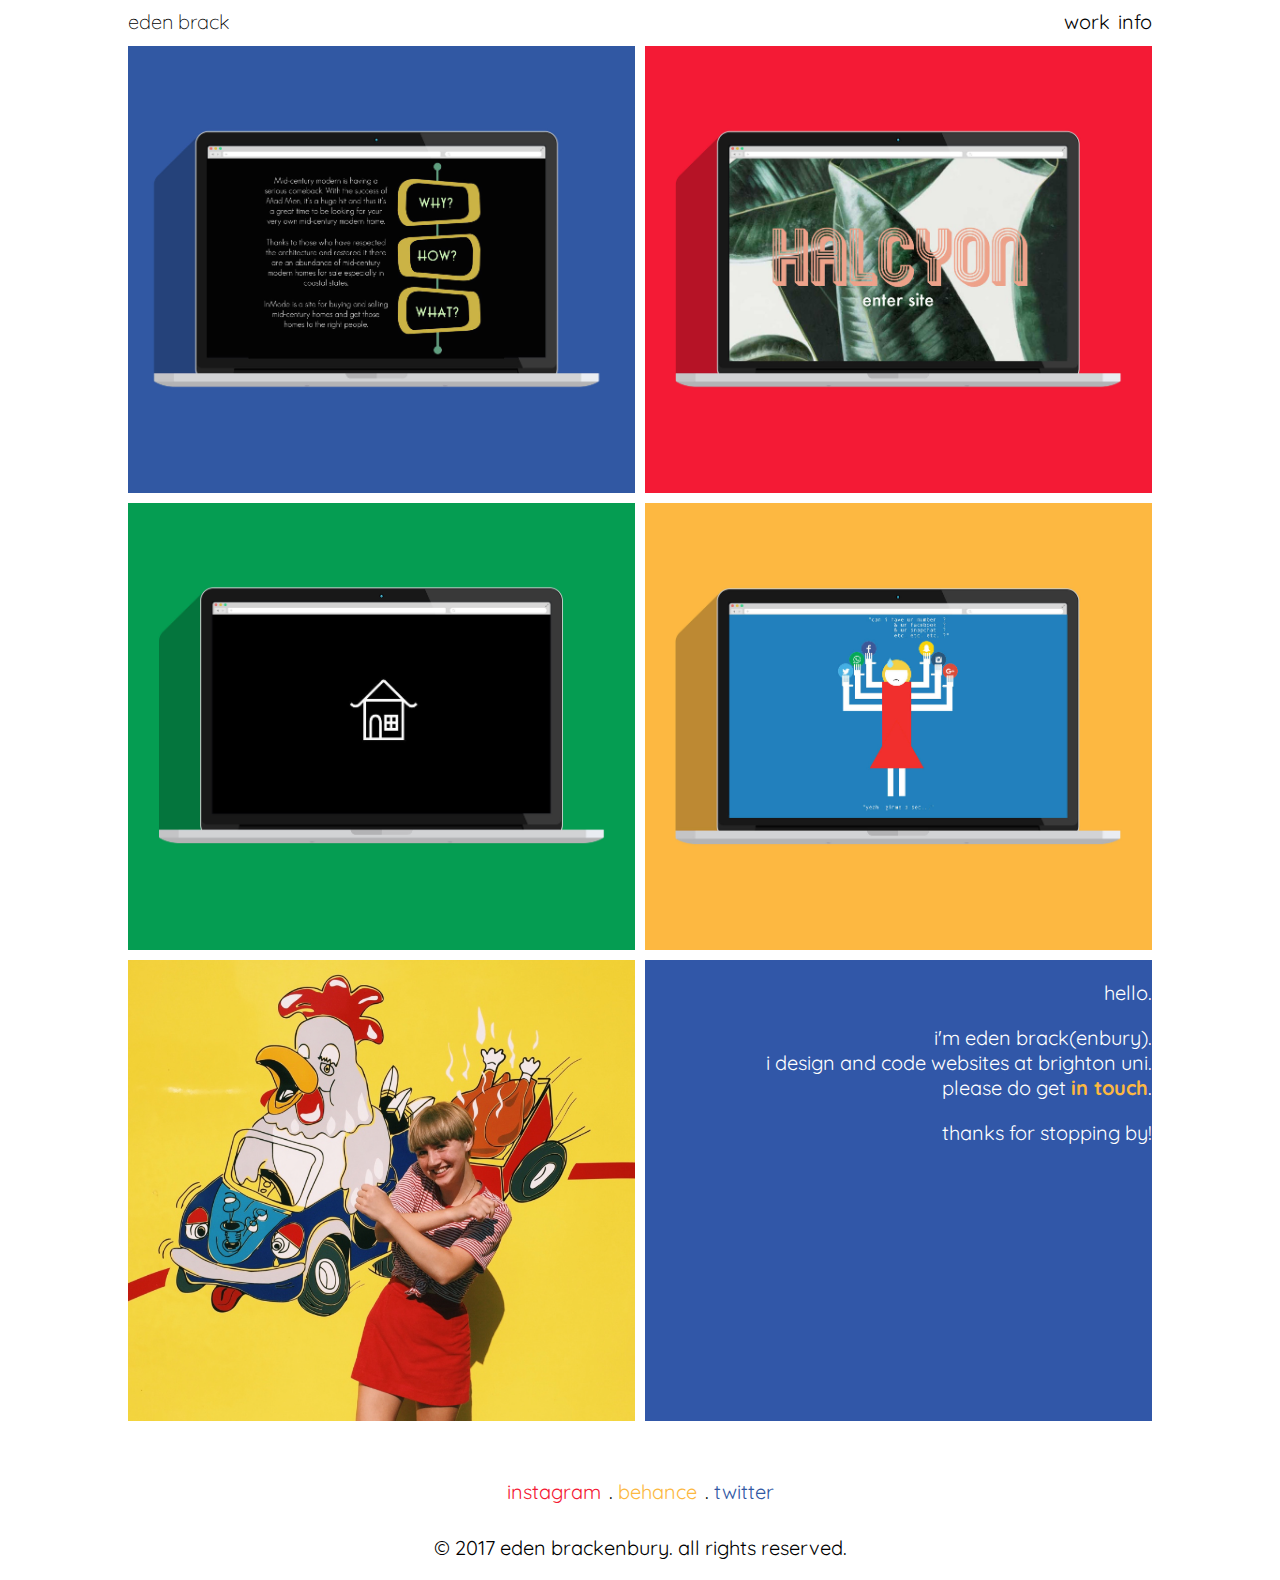
<file: index.html>
<!DOCTYPE html>
<html lang="en">
<head>

      <!-- Basic Page Needs
      –––––––––––––––––––––––––––––––––––––––––––––––––– -->
      <meta charset="utf-8">
      <title>eden brackenbury</title>
      <meta name="description" content="Eden's portfolio">
      <meta name="author" content="eden brackenbury">

      <!-- Mobile Specific Metas
      –––––––––––––––––––––––––––––––––––––––––––––––––– -->
      <meta name="viewport" content="width=device-width, initial-scale=1">
       <!-- FONT
      –––––––––––––––––––––––––––––––––––––––––––––––––– -->

      <!-- CSS
      –––––––––––––––––––––––––––––––––––––––––––––––––– -->
      <link rel="favicon" href="favicon.ico">
      <link rel="stylesheet" href="css/normalize.css">
      <link rel="stylesheet" href="css/animate.css">
      <link rel="stylesheet" href="css/style.css">
      <link href='https://fonts.googleapis.com/css?family=Quicksand:700,400' rel='stylesheet' type='text/css'>

</head>
<body>


<!-- <header class="main_nav header">
  <div class="container">
    <div>
      <img src="images/logo.png" alt="logo" class="two columns offset-by-five animated tada logo" id="logo">
        <h1 class="title">eden </h1>
        <h1 id="name" class="title"><img src="images/logo.png" alt="logo" class="logo animated tada">     </h1>
        <h1 class="title">brack</h1>
    </div>
  </div> -->

<header>
  <div class="inline">
         <h1 class="title">eden brack</h1>
<!--          <img src="images/logo.png" alt="logo" class="animated tada logo" id="logo"> -->
  </div>

  <nav class="menu inline">
    <ul id="nav">
        <li>work</li>
        <li>info</li>
    </ul>
  </nav>
</header>

<div class="grid">  
                <div class="portfolio">
                    <a href="hicacti.html"><figure><img src="images/inmode.jpg" alt="HiCacti: shopify website"></figure></a>
                </div>
                <div class="portfolio" id="inmodetext">
                    <a href="halcyon.html"><figure><img src="images/halcyon.jpg" alt="Halcyon: tropical band website mockup"></figure></a>
                </div>
                <div class="portfolio">
                     <a href="sociall.html"><figure><img src="images/cv.jpg" alt="Sociall: promotional app website mockup"></figure></a>
                </div>
                <div class="portfolio" id="socialltext">
                    <a href="cv.html"><figure><img src="images/sociall.jpg" alt="Screen recording of Interactive CV"></figure></a>
                </div> 
                <div class="portfolio">
                    <img src="images/veggiegirl.png" alt="In discussion with a colleague.">
                </div>
                <div class="portfolio email lefttext">
                    <p>hello.</p>
                    <p>i'm eden brack(enbury).<br> i design and code websites at brighton uni.<br>please do get <a href="mailto:edenbrack@gmail.com"><b>in touch</b></a>.</p>
                    <p>thanks for stopping by!</p>
                </div>  
</div><!--Container-->
    <footer>
        <div class="container social">
            <div class="row">
                <ul id="sociallinks">
                    <li><a href="https://www.instagram.com/edenbrack/" id="insta">instagram</a></li> 
                    <li> . </li>
                    <li><a href="https://www.behance.net/edenbrack" id="behance">behance</a></li>
                    <li> . </li>
                    <li><a href="https://twitter.com/edenbrack" id="twitter">twitter</a></li>
                </ul>
            </div>
            <div class="row">
                <p id="rights">&copy; 2017 eden brackenbury. all rights reserved.</p>
            </div>
        </div>
    </footer><!--Social Media Links-->

  <!-- End Document
  –––––––––––––––––––––––––––––––––––––––––––––––––– -->
</body>
</html>
</file>
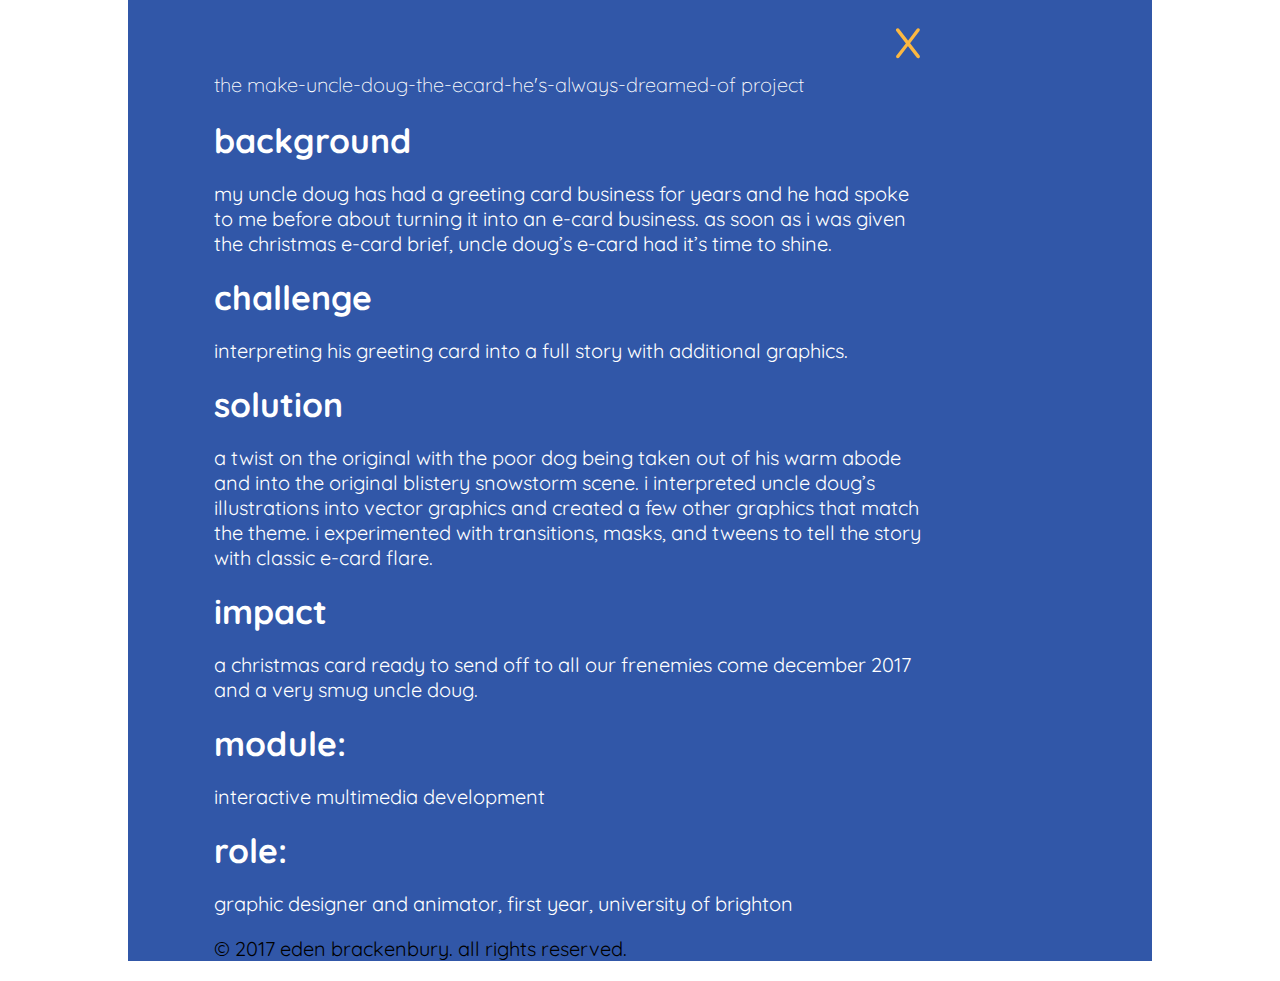
<file: ecard.html>
<!DOCTYPE html>
<html lang="en">
<head>

  <!-- Basic Page Needs
  –––––––––––––––––––––––––––––––––––––––––––––––––– -->
  <meta charset="utf-8">
  <title>eden brackenbury</title>
  <meta name="description" content="Eden's digital portfolio">
  <meta name="author" content="eden brackenbury">

  <!-- Mobile Specific Metas
  –––––––––––––––––––––––––––––––––––––––––––––––––– -->
  <meta name="viewport" content="width=device-width, initial-scale=1">
   <!-- FONT
  –––––––––––––––––––––––––––––––––––––––––––––––––– -->

  <!-- CSS
  –––––––––––––––––––––––––––––––––––––––––––––––––– -->
  <link rel="stylesheet" href="css/normalize.css">
  <link rel="stylesheet" href="css/style.css">
  <link href='https://fonts.googleapis.com/css?family=Quicksand:700,400' rel='stylesheet' type='text/css'>
  <link rel="stylesheet" href="https://cdnjs.cloudflare.com/ajax/libs/animate.css/3.5.2/animate.min.css">
</head>
<body>
<div class="container main">
  <section class="row halcyon"> 
<!--  <div class="twelve columns portfolio">
        <img src="images/halcyonfull.jpg" class="full" alt="Halcyon: tropical band website mockup">
      </div> -->
      <div class="portfolio paragraph">
                <a href=index.php class="home">x</a>
                <h1>the make-uncle-doug-the-ecard-he's-always-dreamed-of project</h1>
                <h2></h2>
                <h3>background</h3>
                <p>my uncle doug has had a greeting card business for years and he had spoke to me before about turning it into an e-card business. as soon as i was given the christmas e-card brief, uncle doug’s e-card had it’s time to shine.</p>
                <h3>challenge</h3>
                <p>interpreting his greeting card into a full story with additional graphics.</p>
                <h3>solution</h3>
                <p>a twist on the original with the poor dog being taken out of his warm abode and into the original blistery snowstorm scene. i interpreted uncle doug’s illustrations into vector graphics and created a few other graphics that match the theme. i experimented with transitions, masks, and tweens to tell the story with classic e-card flare.</p>
                <h3>impact</h3>
                <p>a christmas card ready to send off to all our frenemies come december 2017 and a very smug uncle doug.</p>
                <h3>module:</h3> 
                <p>interactive multimedia development</p>
                <h3>role:</h3>
                <p>graphic designer and animator, first year, university of brighton</p>
                <p id="rights">&copy; 2017 eden brackenbury. all rights reserved.</p>
                
      </div>
  </section>
</div>


  <!-- End Document
  –––––––––––––––––––––––––––––––––––––––––––––––––– -->
</body>
</html>
</file>
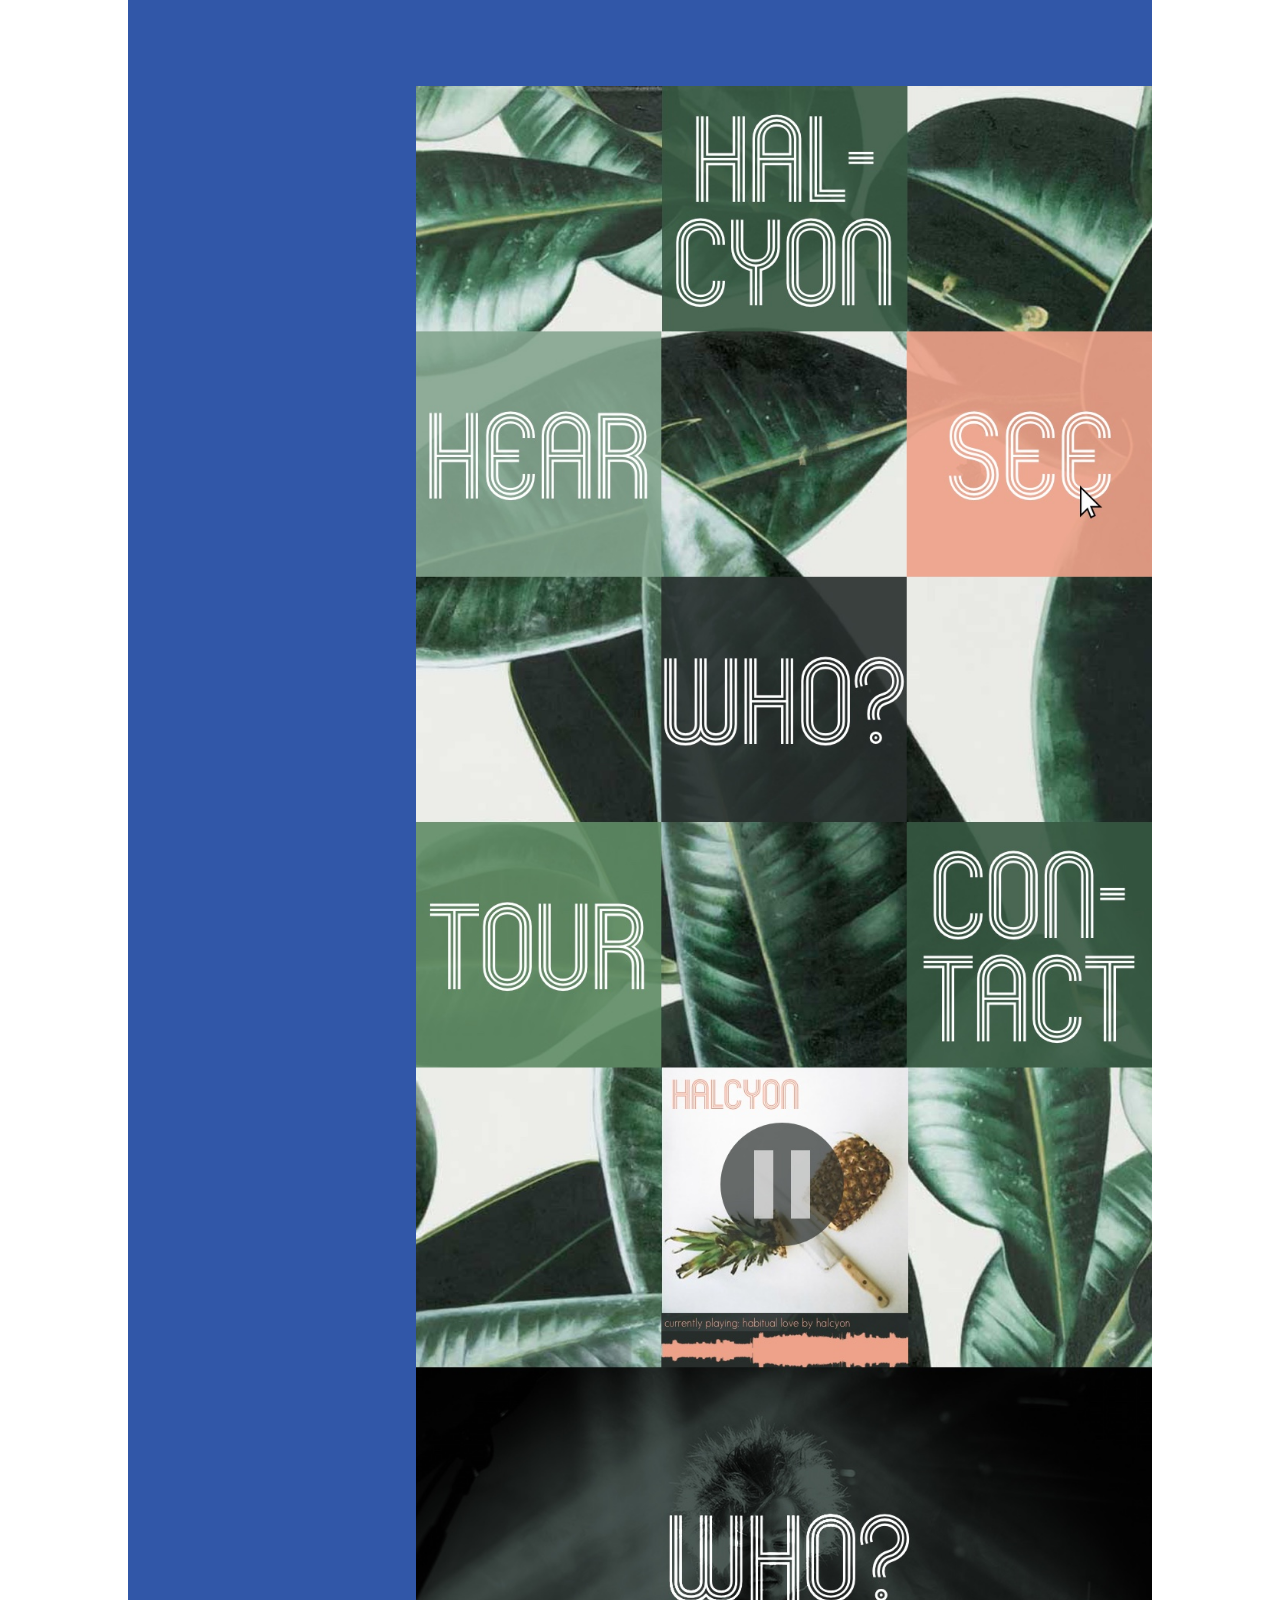
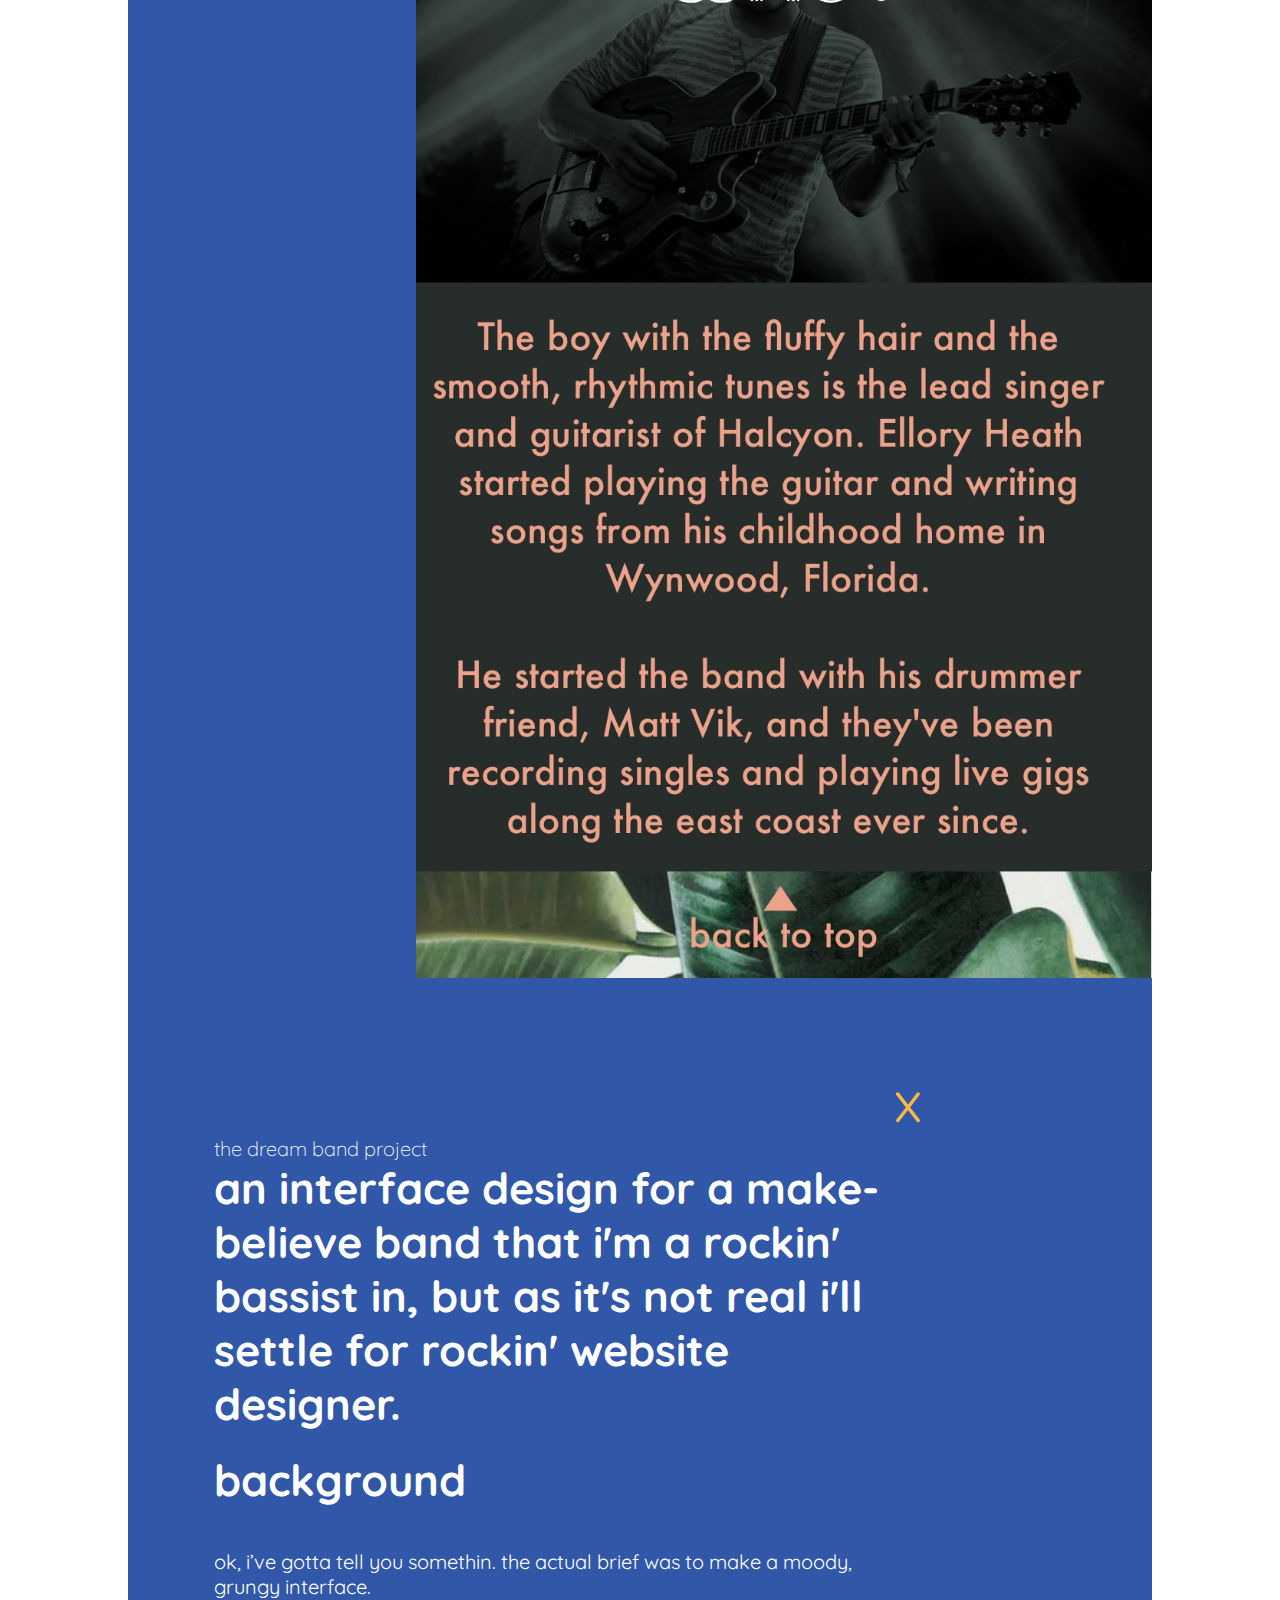
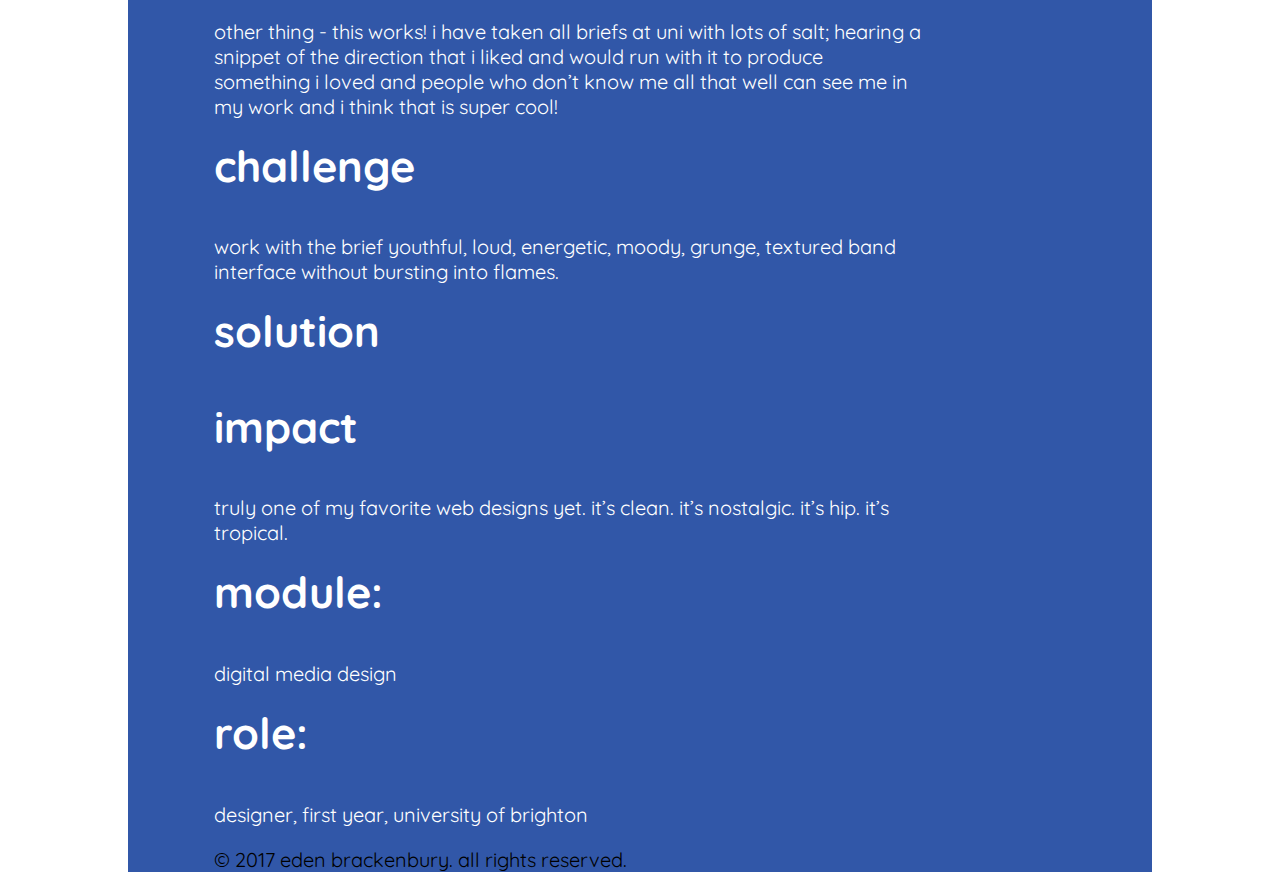
<file: pixar.html>
<!DOCTYPE html>
<html lang="en">
<head>

  <!-- Basic Page Needs
  –––––––––––––––––––––––––––––––––––––––––––––––––– -->
  <meta charset="utf-8">
  <title>eden brackenbury</title>
  <meta name="description" content="Eden's digital portfolio">
  <meta name="author" content="eden brackenbury">

  <!-- Mobile Specific Metas
  –––––––––––––––––––––––––––––––––––––––––––––––––– -->
  <meta name="viewport" content="width=device-width, initial-scale=1">
   <!-- FONT
  –––––––––––––––––––––––––––––––––––––––––––––––––– -->

  <!-- CSS
  –––––––––––––––––––––––––––––––––––––––––––––––––– -->
  <link rel="stylesheet" href="css/normalize.css">
  <link rel="stylesheet" href="css/style.css">
  <link href='https://fonts.googleapis.com/css?family=Quicksand:700,400' rel='stylesheet' type='text/css'>
  <link rel="stylesheet" href="https://cdnjs.cloudflare.com/ajax/libs/animate.css/3.5.2/animate.min.css">
</head>
<body>
<div class="container main">
  <section class="row halcyon"> 
            <div class="portfolio">
        <img src="images/halcyonfull.jpg" class="full" alt="Halcyon: tropical band website mockup">
      </div>
      <div class="portfolio paragraph">
                <a href=index.php class="home">x</a>
                <h1>the dream band project</h1>
                <h2>an interface design for a make-believe band that i'm a rockin' bassist in, but as it's not real i'll settle for rockin' website designer.</h2>
                <h2 class="heading">background</h2>
                <p>ok, i’ve gotta tell you somethin. the actual brief was to make a moody, grungy interface.</p>
                <p>other thing - this works! i have taken all briefs at uni with lots of salt; hearing a snippet of the direction that i liked and would run with it to produce something i loved and people who don’t know me all that well can see me in my work and i think that is super cool!</p>
                <h2 class="heading">challenge</h2>
                <p>work with the brief youthful, loud, energetic, moody, grunge, textured band interface without bursting into flames.</p>
                <h2 class="heading">solution</h2>
                <p></p>
                <h2 class="heading">impact</h2>
                <p>truly one of my favorite web designs yet. it’s clean. it’s nostalgic. it’s hip. it’s tropical. </p>
                <h2 class="heading">module:</h2> 
                <p>digital media design</p>
                <h2 class="heading">role:</h2>
                <p>designer, first year, university of brighton</p>
                <p id="rights">&copy; 2017 eden brackenbury. all rights reserved.</p>
                
      </div>
  </section>
</div>


  <!-- End Document
  –––––––––––––––––––––––––––––––––––––––––––––––––– -->
</body>
</html>
</file>
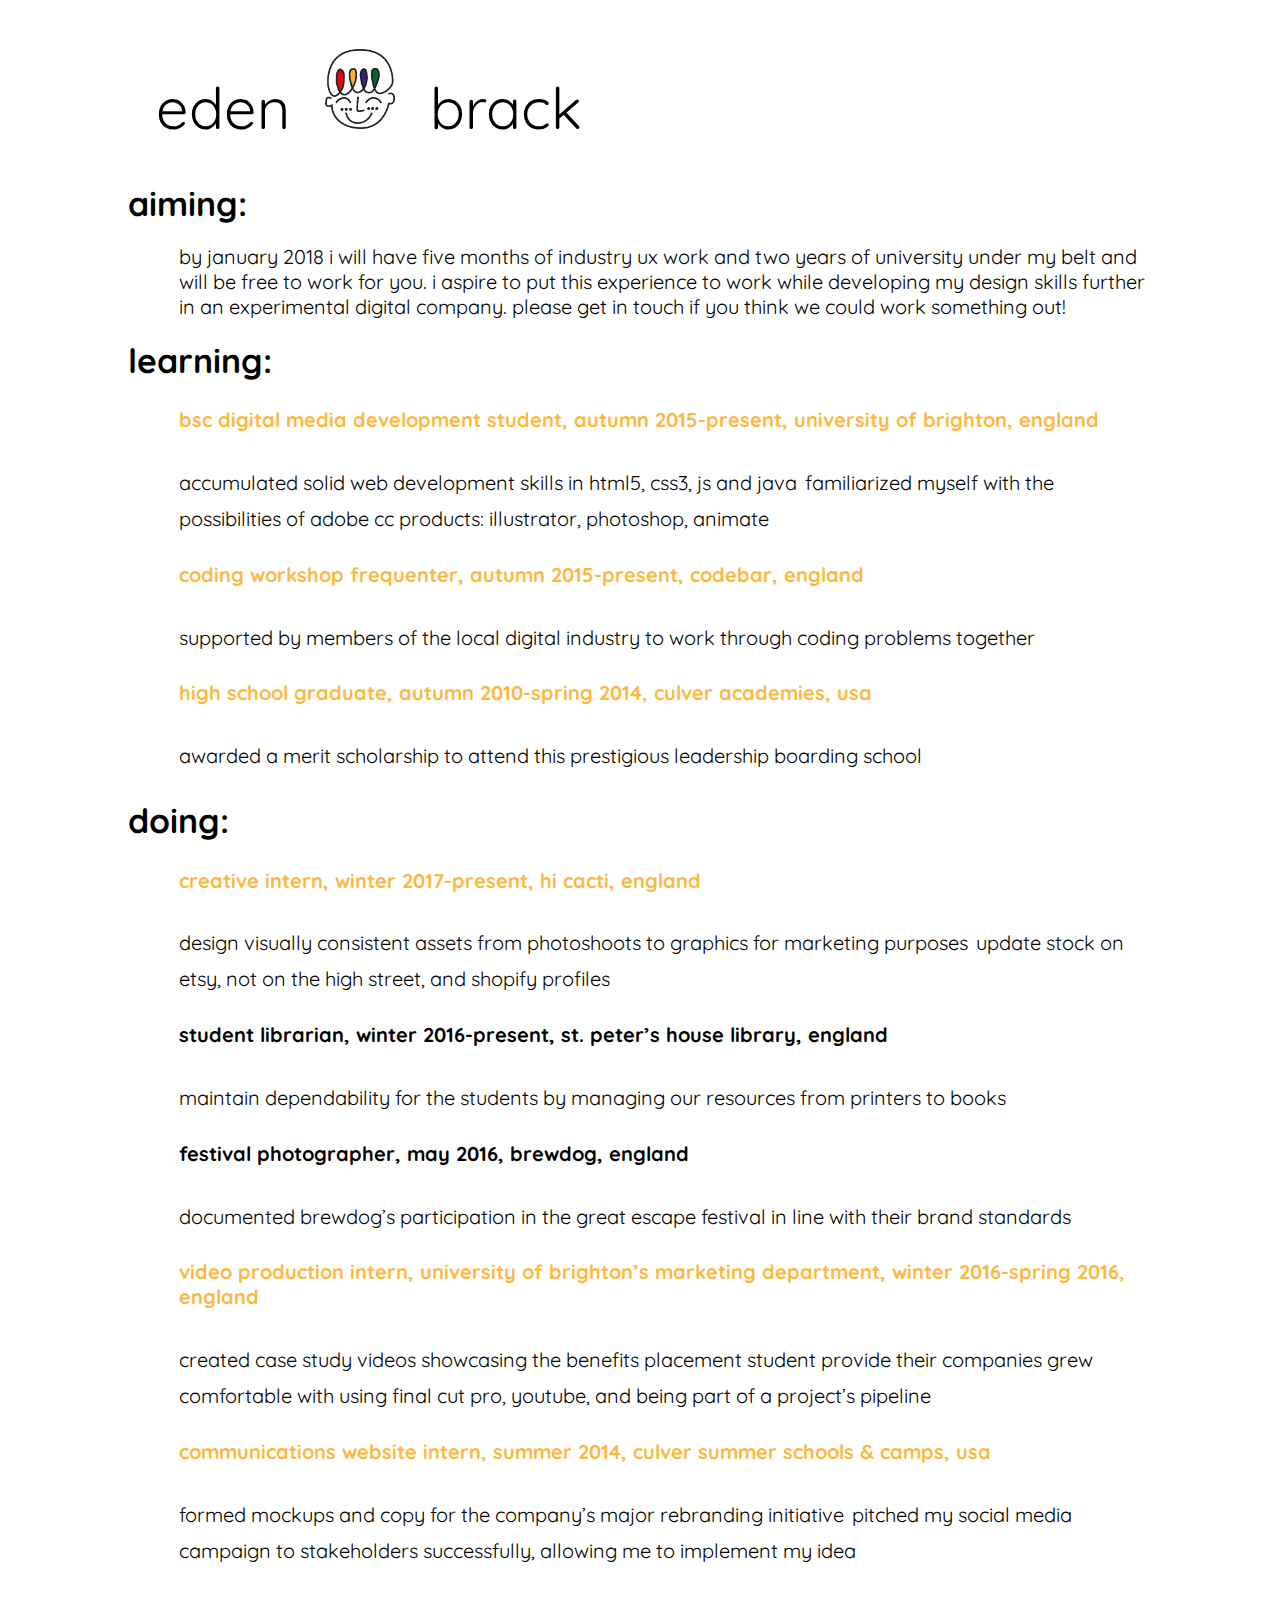
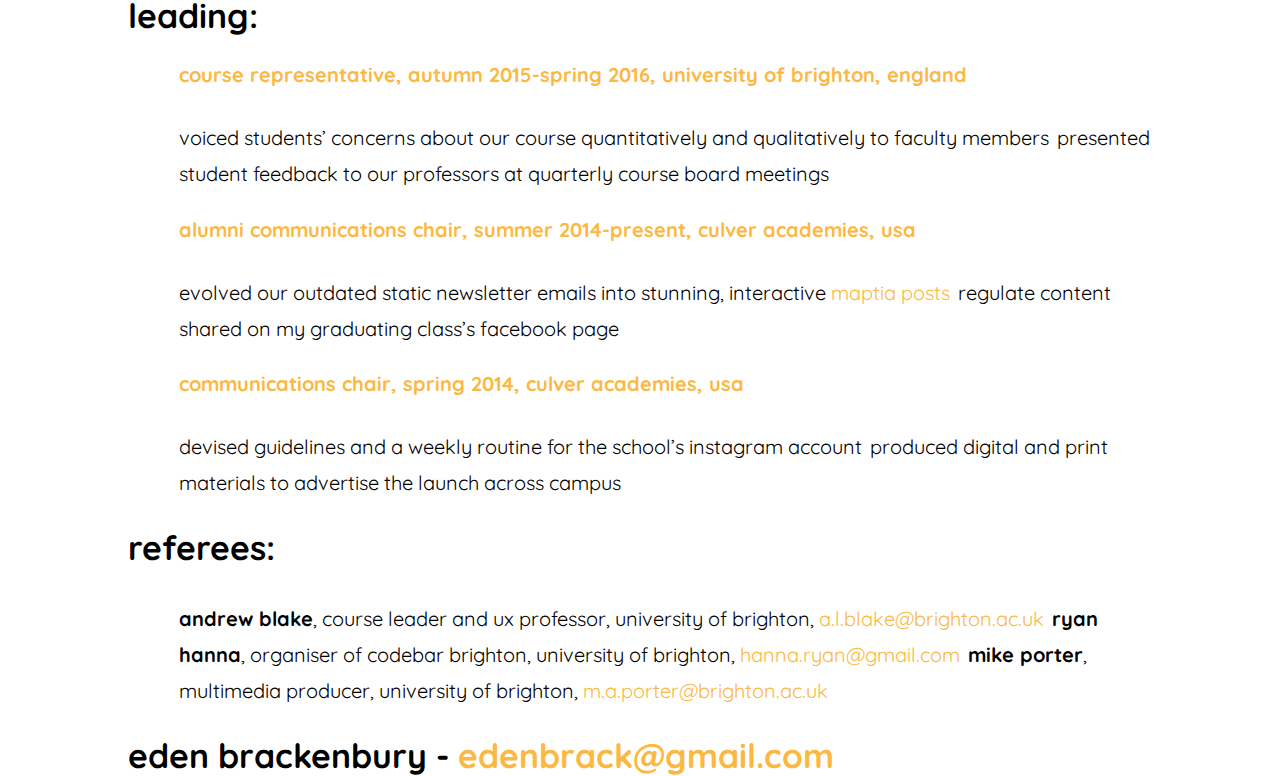
<file: resume.html>
<!DOCTYPE html>
<html lang="en" class="resume header">
<head>

      <!-- Basic Page Needs
      –––––––––––––––––––––––––––––––––––––––––––––––––– -->
      <meta charset="utf-8">
      <title>eden brackenbury</title>
      <meta name="description" content="Eden's digital portfolio">
      <meta name="author" content="eden brackenbury">

      <!-- Mobile Specific Metas
      –––––––––––––––––––––––––––––––––––––––––––––––––– -->
      <meta name="viewport" content="width=device-width, initial-scale=1">
       <!-- FONT
      –––––––––––––––––––––––––––––––––––––––––––––––––– -->

      <!-- CSS
      –––––––––––––––––––––––––––––––––––––––––––––––––– -->
      <link rel="favicon" href="favicon.ico">
      <link rel="stylesheet" href="css/animate.css">
      <link rel="stylesheet" href="css/style.css">
      
      <link href='https://fonts.googleapis.com/css?family=Quicksand:700,400' rel='stylesheet' type='text/css'>

</head>
<body class="black margins">
<!-- 	<header class="main_nav">
  <div class="container">
    <div class="twelve columns">
      <img src="images/logo.png" alt="logo" class="two columns offset-by-five animated tada logo" id="logo">
        <h1 class="title">eden </h1>
        <h1 id="name" class="title"><img src="images/logo.png" alt="logo" class="logo animated tada">     </h1>
        <h1 class="title">brack</h1>
    </div>
  </div>
</header> -->

<header>
  <div class="container">
    <ul>
        <li class="padtop">eden</li>
        <li><img src="images/logo.png" alt="logo" class="animated tada logo" id="logo"></li>
        <li class="padtop">brack</li>
    </ul>
    </div>
  </div>
</header>

	<h3 class="black"><strong>aiming: </strong></h3>

	<p class="indent black">by january 2018 i will have five months of industry ux work and two years of university under my belt and will be free to work for you. i aspire to put this experience to work while developing my design skills further in an experimental digital company. please get in touch if you think we could work something out! </p>

	<h3 class="black"><strong>learning:</strong></h3>

	<div class="indent">

		<h4><a href="https://www.brighton.ac.uk/courses/study/digital-media-development-bsc-hons.aspx"><strong>bsc digital media development student</strong>, autumn 2015-Present, University of Brighton, England </a></h4>
		<ul>
			<li>Accumulated solid web development skills in HTML5, CSS3, JS and Java</li>
			<li>Familiarized myself with the possibilities of Adobe CC products: Illustrator, Photoshop, Animate</li>
		</ul>

		<h4><a href="https://codebar.io/"><strong>Coding Workshop Frequenter</strong>, Autumn 2015-Present, Codebar, England</a></h4>
		<ul>
			<li>Supported by members of the local digital industry to work through coding problems together</li>
		</ul>

		<h4><a href="https://www.culver.org/"><strong>High School Graduate</strong>, Autumn 2010-Spring 2014, Culver Academies, USA</a></h4>
		<ul>
			<li>Awarded a merit scholarship to attend this prestigious leadership boarding school</li>
		</ul>

	</div>

	<h3><strong>doing:</strong><strong> </strong></h3>

	<div class="indent">

		<h4><a href="https://www.etsy.com/uk/shop/HiCacti?ref=condensed_trust_header_title_items"><strong>Creative Intern</strong>, Winter 2017-Present, Hi Cacti, England</a></h4>
		 <ul>
			<li>Design visually consistent assets from photoshoots to graphics for marketing purposes</a></li>
			<li>Update stock on Etsy, Not on the High Street, and Shopify profiles</a></li>
		 </ul>

		<h4><strong>Student Librarian</strong>, Winter 2016-Present, St. Peter&rsquo;s House Library, England</h4>
		 <ul>
			<li>Maintain dependability for the students by managing our resources from printers to books</li>
		 </ul>

		<h4><strong>Festival Photographer</strong>, May 2016, Brewdog, England</h4>
		<ul>
			<li>Documented Brewdog&rsquo;s participation in the Great Escape Festival in line with their brand standards</li>
		 </ul>

		<h4><a href="https://www.brighton.ac.uk/business-services/case-studies/index.aspx"><strong>Video Production Intern</strong>, University of Brighton&rsquo;s Marketing Department, Winter 2016-Spring 2016, England</a></h4>
		<ul>
			<li>Created case study videos showcasing the benefits placement student provide their companies </a></li>
			<li>Grew comfortable with using Final Cut Pro, YouTube, and being part of a project&rsquo;s pipeline </a></li>
		 </ul>

		<h4><a href="https://www.culver.org/about-culver/organization/administrative-departments/communications/overview"><strong>Communications Website Intern</strong>, Summer 2014, Culver Summer Schools &amp; Camps, USA</a></h4>
		<ul>
			<li>Formed mockups and copy for the company&rsquo;s major rebranding initiative</a></li>
			<li>Pitched my social media campaign to stakeholders successfully, allowing me to implement my idea </a></li>
		</ul>

	</div>

	<h3><strong>leading:</strong></h3>

	<div class="indent">

		<h4><a href="https://www.brightonsu.com/changethings/coursereps/"><strong>Course Representative</strong>, Autumn 2015-Spring 2016, University of Brighton, England</a></h4>
		<ul>
			<li>Voiced students&rsquo; concerns about our course quantitatively and qualitatively to faculty members</li>
			<li>Presented student feedback to our professors at quarterly course board meetings</li>
		</ul>

		<h4><a href="https://alumni.culver.org/page.aspx?pid=878"><strong>Alumni Communications Chair</strong>, Summer 2014-Present, Culver Academies, USA</a></h4>

		<ul>
			<li>Evolved our outdated static newsletter emails into stunning, interactive <a href="https://maptia.com/culver2014">Maptia posts</a></li>
			<li>Regulate content shared on my graduating class&rsquo;s Facebook page </a></li>
			</ul>

		<h4><a href="https://www.instagram.com/culvergirlsacademy/"><strong>Communications Chair</strong>, Spring 2014, Culver Academies, USA</a></h4>
			 <ul>
			<li>Devised guidelines and a weekly routine for the school&rsquo;s Instagram account</li>
			<li>Produced digital and print materials to advertise the launch across campus</li>
		</ul>

	</div>

	<h3><strong> referees:</strong></h3>

	<div class="indent">

		<ul>
			<li><strong>Andrew Blake</strong>, Course Leader and UX Professor, University of Brighton, <a href="mailto:a.l.blake@brighton.ac.uk">a.l.blake@brighton.ac.uk</a></li>
			<li><strong>Ryan Hanna</strong>, Organiser of Codebar Brighton, University of Brighton, <a href="mailto:hanna.ryan@gmail.com">hanna.ryan@gmail.com</a></li>
			<li><strong>Mike Porter</strong>, Multimedia Producer, University of Brighton, <a href="mailto:m.a.porter@brighton.ac.uk">m.a.porter@brighton.ac.uk</a></li>
		</ul>

	</div>

	<h3 class="contactdeets">eden brackenbury -<a href="mailto:edenbrack@gmail.com"> edenbrack@gmail.com</a></h3>

</body>
</html>
</file>
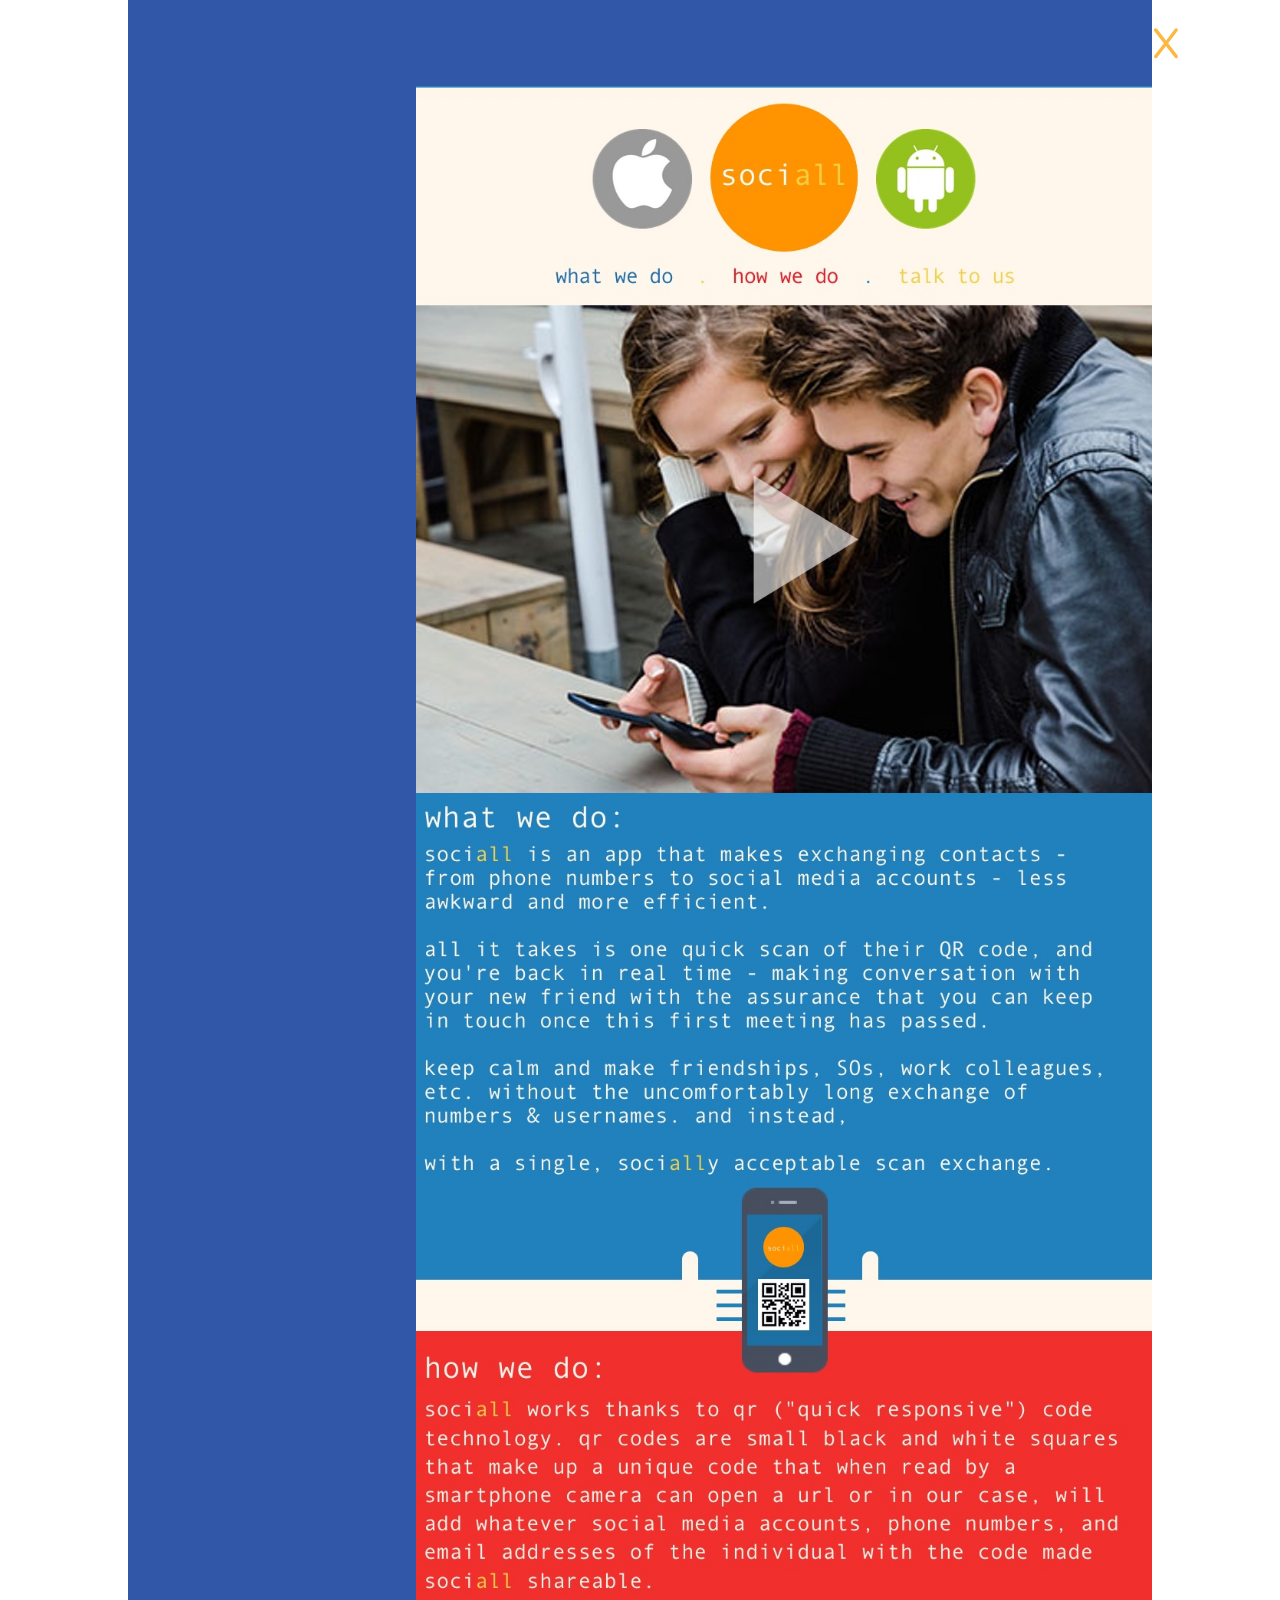
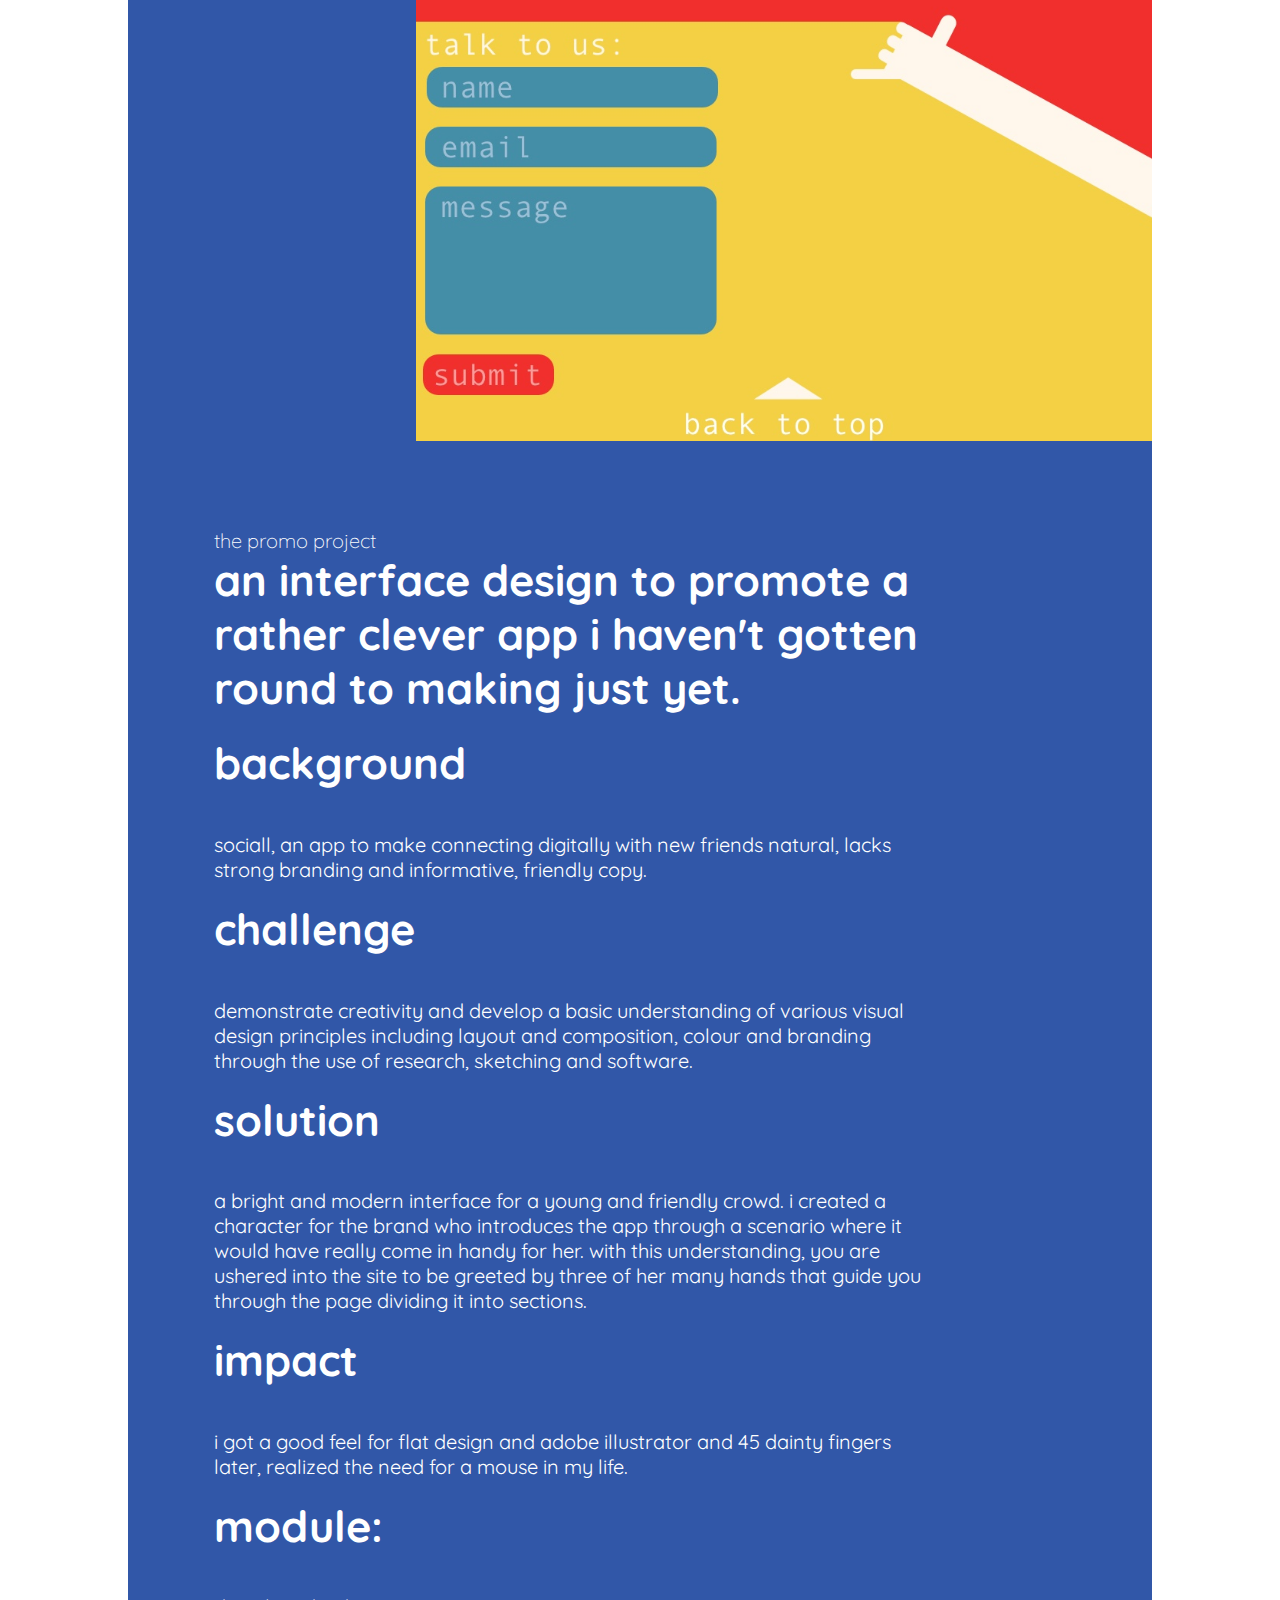
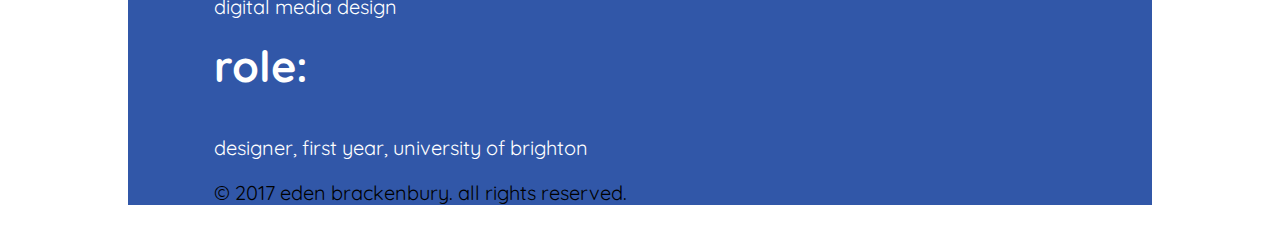
<file: sociall.html>
<!DOCTYPE html>
<html lang="en">
<head>

  <!-- Basic Page Needs
  –––––––––––––––––––––––––––––––––––––––––––––––––– -->
  <meta charset="utf-8">
  <title>eden brackenbury</title>
  <meta name="description" content="Eden's digital portfolio">
  <meta name="author" content="eden brackenbury">

  <!-- Mobile Specific Metas
  –––––––––––––––––––––––––––––––––––––––––––––––––– -->
  <meta name="viewport" content="width=device-width, initial-scale=1">
   <!-- FONT
  –––––––––––––––––––––––––––––––––––––––––––––––––– -->

  <!-- CSS
  –––––––––––––––––––––––––––––––––––––––––––––––––– -->
  <link rel="stylesheet" href="css/normalize.css">
  <link rel="stylesheet" href="css/style.css">
  <link href='https://fonts.googleapis.com/css?family=Quicksand:700,400' rel='stylesheet' type='text/css'>
  <link rel="stylesheet" href="https://cdnjs.cloudflare.com/ajax/libs/animate.css/3.5.2/animate.min.css">
</head>
<body>

<div class="container main">
  <section class="row sociall"> 
      <div class="portfolio">
        <img src="images/sociallfull.jpg" class="full" alt="Sociall: promotional app website mockup">
      </div> 
      <div class="portfolio paragraph">
                <header>
                <a href=index.php class="home">x</a>
                </header>
        <h1>the promo project</h1>
        <h2>an interface design to promote a rather clever app i haven't gotten round to making just yet.</h2>
        <h2 class="heading">background</h2>
        <p>sociall, an app to make connecting digitally with new friends natural, lacks strong branding and informative, friendly copy.</p>
        <h2 class="heading">challenge</h2>
        <p>demonstrate creativity and develop a basic understanding of various visual design principles including layout and composition, colour and branding through the use of research, sketching and software.</p>
        <h2 class="heading">solution</h2>
        <p>a bright and modern interface for a young and friendly crowd. i created a character for the brand who introduces the app through a scenario where it would have really come in handy for her. with this understanding, you are ushered into the site to be greeted by three of her many hands that guide you through the page dividing it into sections.</p>
        <h2 class="heading">impact</h2>
        <p>i got a good feel for flat design and adobe illustrator and 45 dainty fingers later, realized the need for a mouse in my life.</p>
        <h2>module:</h2> 
        <p>digital media design</p>
        <h2>role:</h2>
        <p>designer, first year, university of brighton</p>
        <p id="rights">&copy; 2017 eden brackenbury. all rights reserved.</p>
      </div>
  </section>
</div>


  <!-- End Document
  –––––––––––––––––––––––––––––––––––––––––––––––––– -->
</body>
</html>
</file>
<file: css/style.css>
/* Table of contents
––––––––––––––––––––––––––––––––––––––––––––––––––
- General Content
- Typography
- Header & Navigation
- Images & Media
- Footer
- Media Queries
*/

/* Color Palette
––––––––––––––––––––––––––––––––––––––––––––––––––
.green{color: #059D51;}
.red{color: #F41934;}
.blue{color: #3158A3;}
.yellow{color: #FCB841;}
*/

/* General Content
_________________________________________________*/
.main{padding-top:0;}
.row{
	padding:0;
	width:100%;
}

.main_nav{width: 100%;}

.lefttext{text-align: right}

.header{background-color: #FFF;}
#nav{
	color: black;
	display: inline;
}
.inmode{background-color: #3158A3;}
/*#inmodetext{padding-top: 6%}*/
.sociall{background-color: #FCB841;}
/*#socialltext{padding: 7% 0 3% 0;}*/
.halcyon{background-color: #F41934;}
/*#halcyontext{padding-top: 4%;}*/
.flash{background-color: #059D51;}
/*#cvtext{padding-top: 5%;}*/
.redback{background-color: #F41934;}
#sociallinks ul{text-align: center;}
#sociallinks li{display: inline;}

/* Typography
_________________________________________________*/
body{
	font-family: 'Quicksand', "Century Gothic", CenturyGothic, sans-serif;
	color: #FFF;
	font-size: 1.8em;
	font-weight: 400;
	background-color: #FFF;
	text-transform: lowercase;
	margin: 0 10%;
}

.black {
	color: black;
}

h1{
	font-family: 'Quicksand', "Century Gothic", CenturyGothic, "Apple Gothic", AppleGothic, "URW Gothic L", "Avant Garde", sans-serif;
	font-size: 20px;
	font-weight: 100;
	margin: 0;
}

h2 {
	font-family: 'Quicksand', "Century Gothic", CenturyGothic, "Apple Gothic", AppleGothic, "URW Gothic L", "Avant Garde", sans-serif;
	font-size: 1.5em;
	margin: 0;
	padding-bottom: 0.5em;
}

p, h4, li {
	font-size: 20px;
}

h3 {
	margin: 0;
}

.margins {
	margin: 0 10%;
}

.indent {
	margin-left: 5%;
}

.heading{
	font-weight: bold;
}

li{color: #000;}

.home{
    font-size: 2em;
    text-align: right;
    display: block;
}

.paragraph{padding:0 8em 0 3em;}

.widepar{padding:0 10em 0 10em;}

#rights{
	color: #000;
}

/* Header & Navigation
_________________________________________________*/
header {
	display: flex;
	padding-bottom: 10px;
}

.inline {
	flex:auto;
}

.menu {
	text-align: right;
}
.logo{
	max-height: 100px;
    	padding-top: 20px;
	clear: left;
	width: auto;
	float: none;
}

.title {
	display: inline-block;
	color: black;
	top: 30px;
}

ul{
	text-decoration: none;
	padding: 0;
}

li{display: inline;}

.padtop{
	top: 50px;
	font-size: 2em;
	padding: 55px 2.7%;
	positon: relative;
}

a{
	text-decoration: none;
	color: #FCB841;
}

a:hover {
   color: #3158A3}

/* Grid */
.grid {
	display: grid;
	grid-template-columns: 1fr 1fr;
	grid-gap: 10px;
}

.portfolio {
	background-color: #3157a8;
}

/* Images & Media
_________________________________________________*/
img{
	width: 100%;
	float: left;
	box-sizing: border-box;
}

.container {
  position: relative;
}


.full{
	padding: 3em 0 3em 10em;
	float: left;
}
/* Zoom */
.hover figure img {
	-webkit-transform: scale(1);
	transform: scale(1);
	-webkit-transition: .3s ease-in-out;
	transition: .3s ease-in-out;
}
.hover figure:hover img {
	-webkit-transform: scale(1.1);
	transform: scale(1.1);
}

figure {
	margin: 0;
	overflow: hidden;
}
figure:hover+span {
	bottom: -36px;
	opacity: 1;
}

/* Video */

video {  
   width:100%; 
   max-width:1000px; 
   height:auto; 
}

.center {
    margin-left: auto;
    margin-right: auto;
    display: block;
    padding-top: 2em;
    padding-bottom: 2em;
}
/* Footer
_________________________________________________*/
.social{
	text-align: center;
	padding-top: 2%;
}

.green{color: #059D51;}
.red{color: #F41934;}
.blue{color: #3158A3;}
.yellow{color: #FCB841;}

#insta{color: #F41934;}
#behance{color: #FCB841;}
#twitter{color: #3158A3;}
/* Media Queries
_________________________________________________*/
@media (min-width: 1025px) {
  .container {width: 100%; }
}

@media (max-width: 1025px){
	 .lefttext{text-align: center;}
    .full{
  	padding: 0;
  	width: 100%;
  }
  .paragraph{padding: 0 1.5em 0 1.5em;}
  .widepar{padding: 0 1.5em 0 1.5em;}
}

@media (max-width: 700px){
	.grid{grid-template-columns: 1fr;}
}

@media (min-width: 551px){
    h1{max-width: 75vh;}
}

@media (max-width: 414px){
	#logo{ 
		max-height: 300px;
    	margin-top: 48%;
    	margin-bottom: 40%;
}
@media (max-width: 375px){
	#logo{ 
		max-height: 300px;
    	margin-top: 48%;
    	margin-bottom: 33%;
}
@media (max-width: 320px){
	#logo{ 
	max-height: 250px;
    	margin-top: 46%;
    	margin-bottom: 33%;
}
}
</file>
